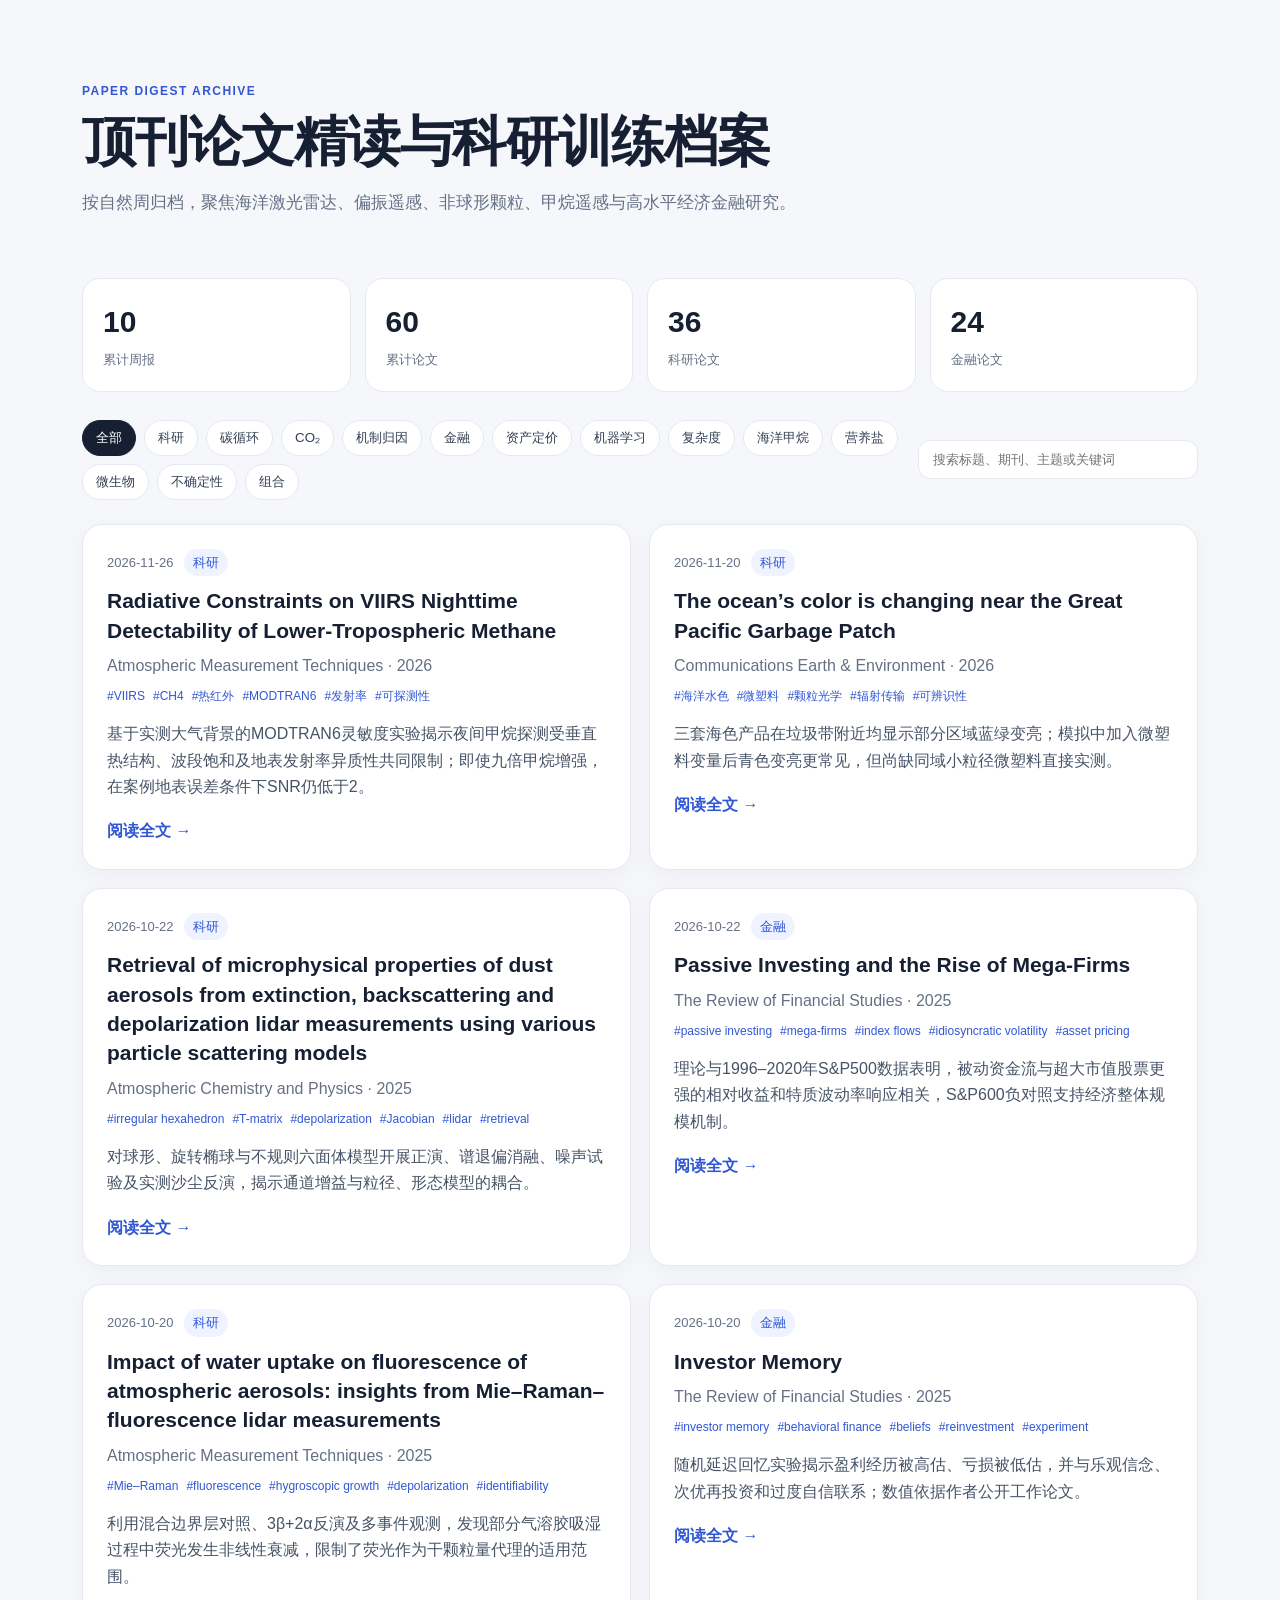
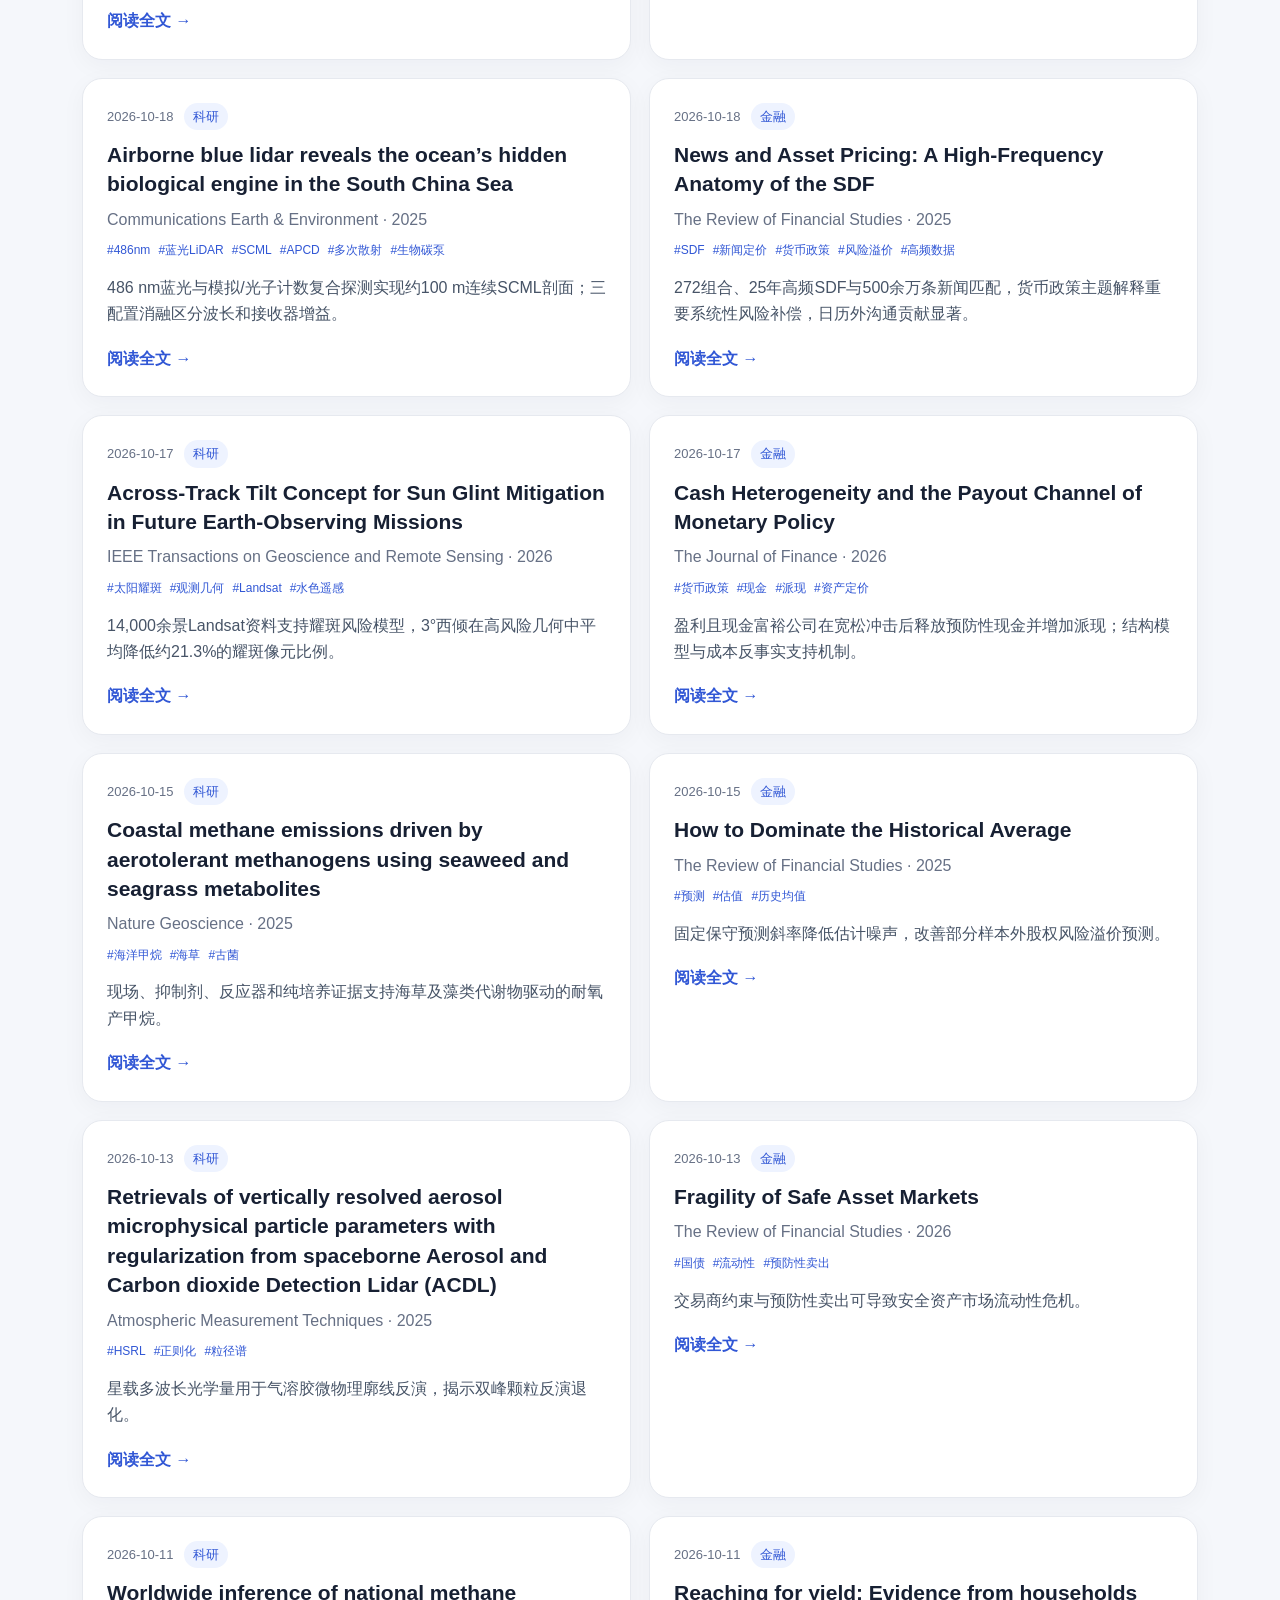
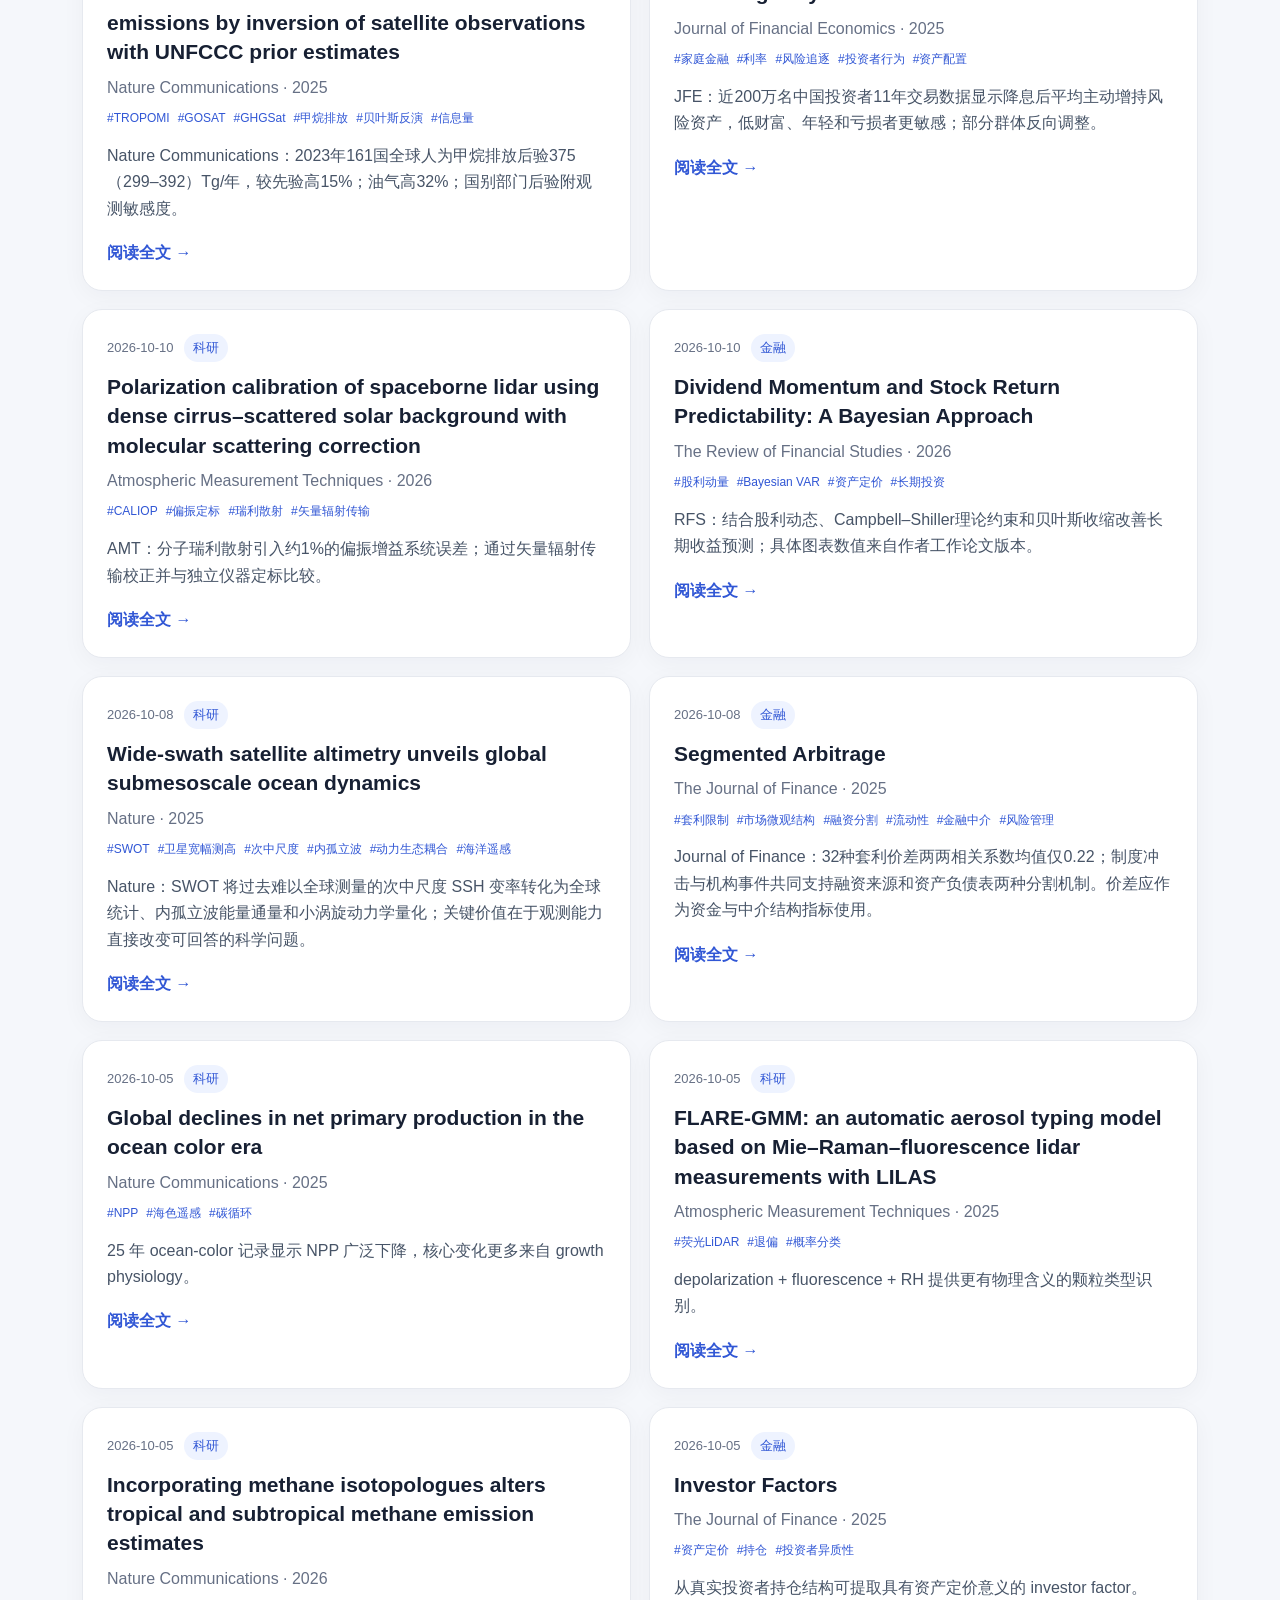
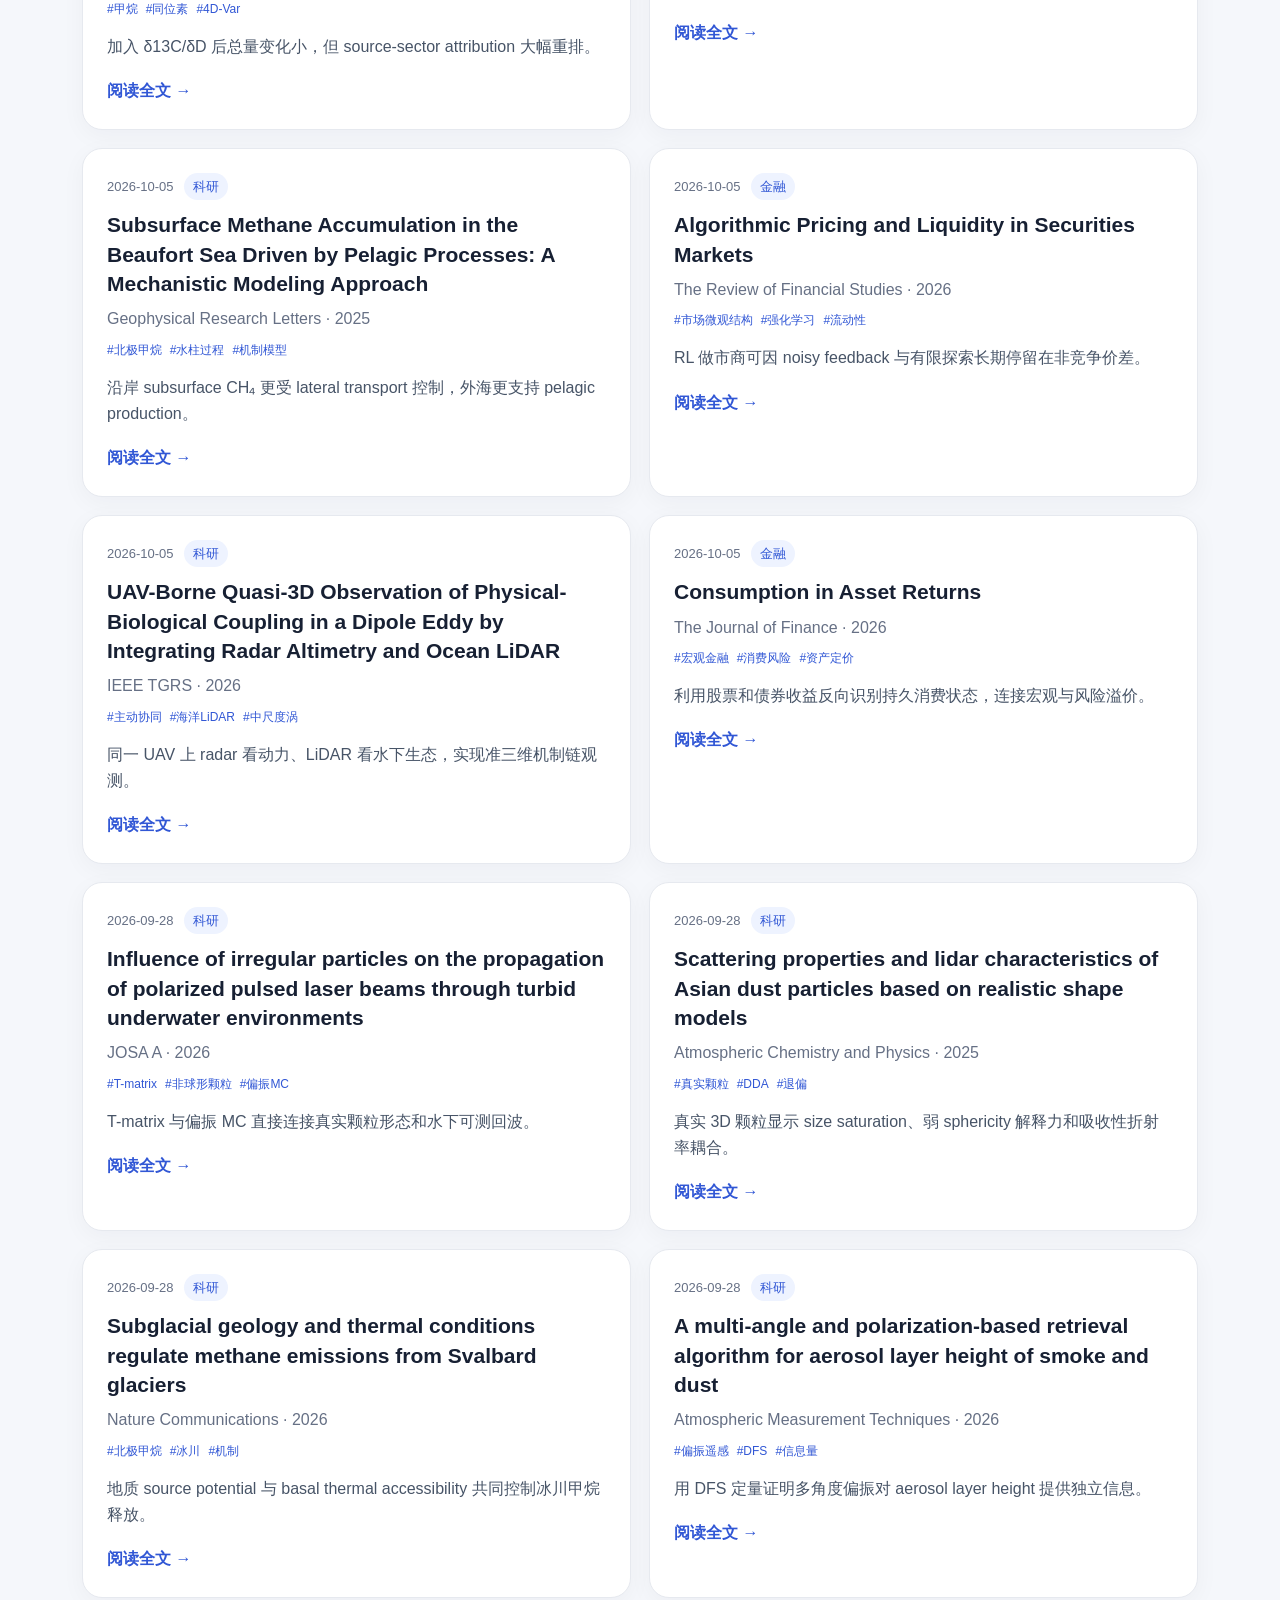
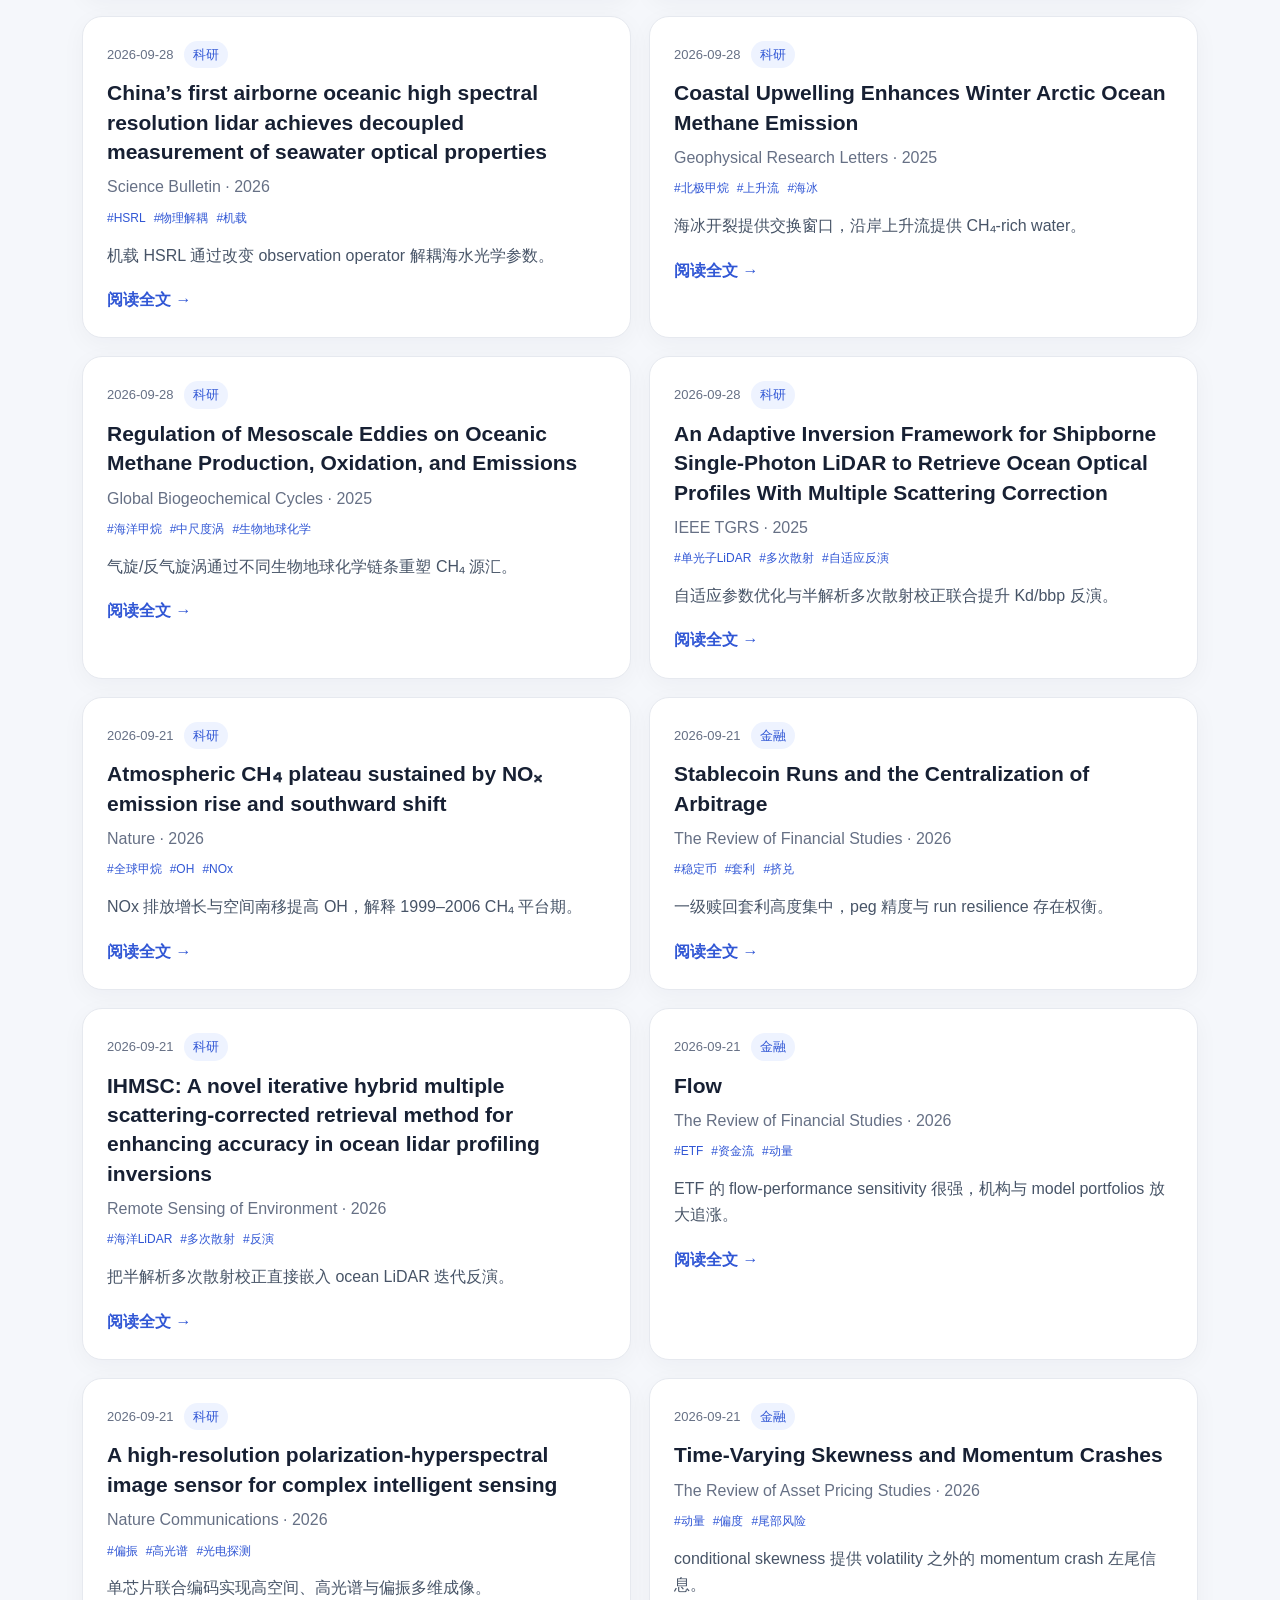
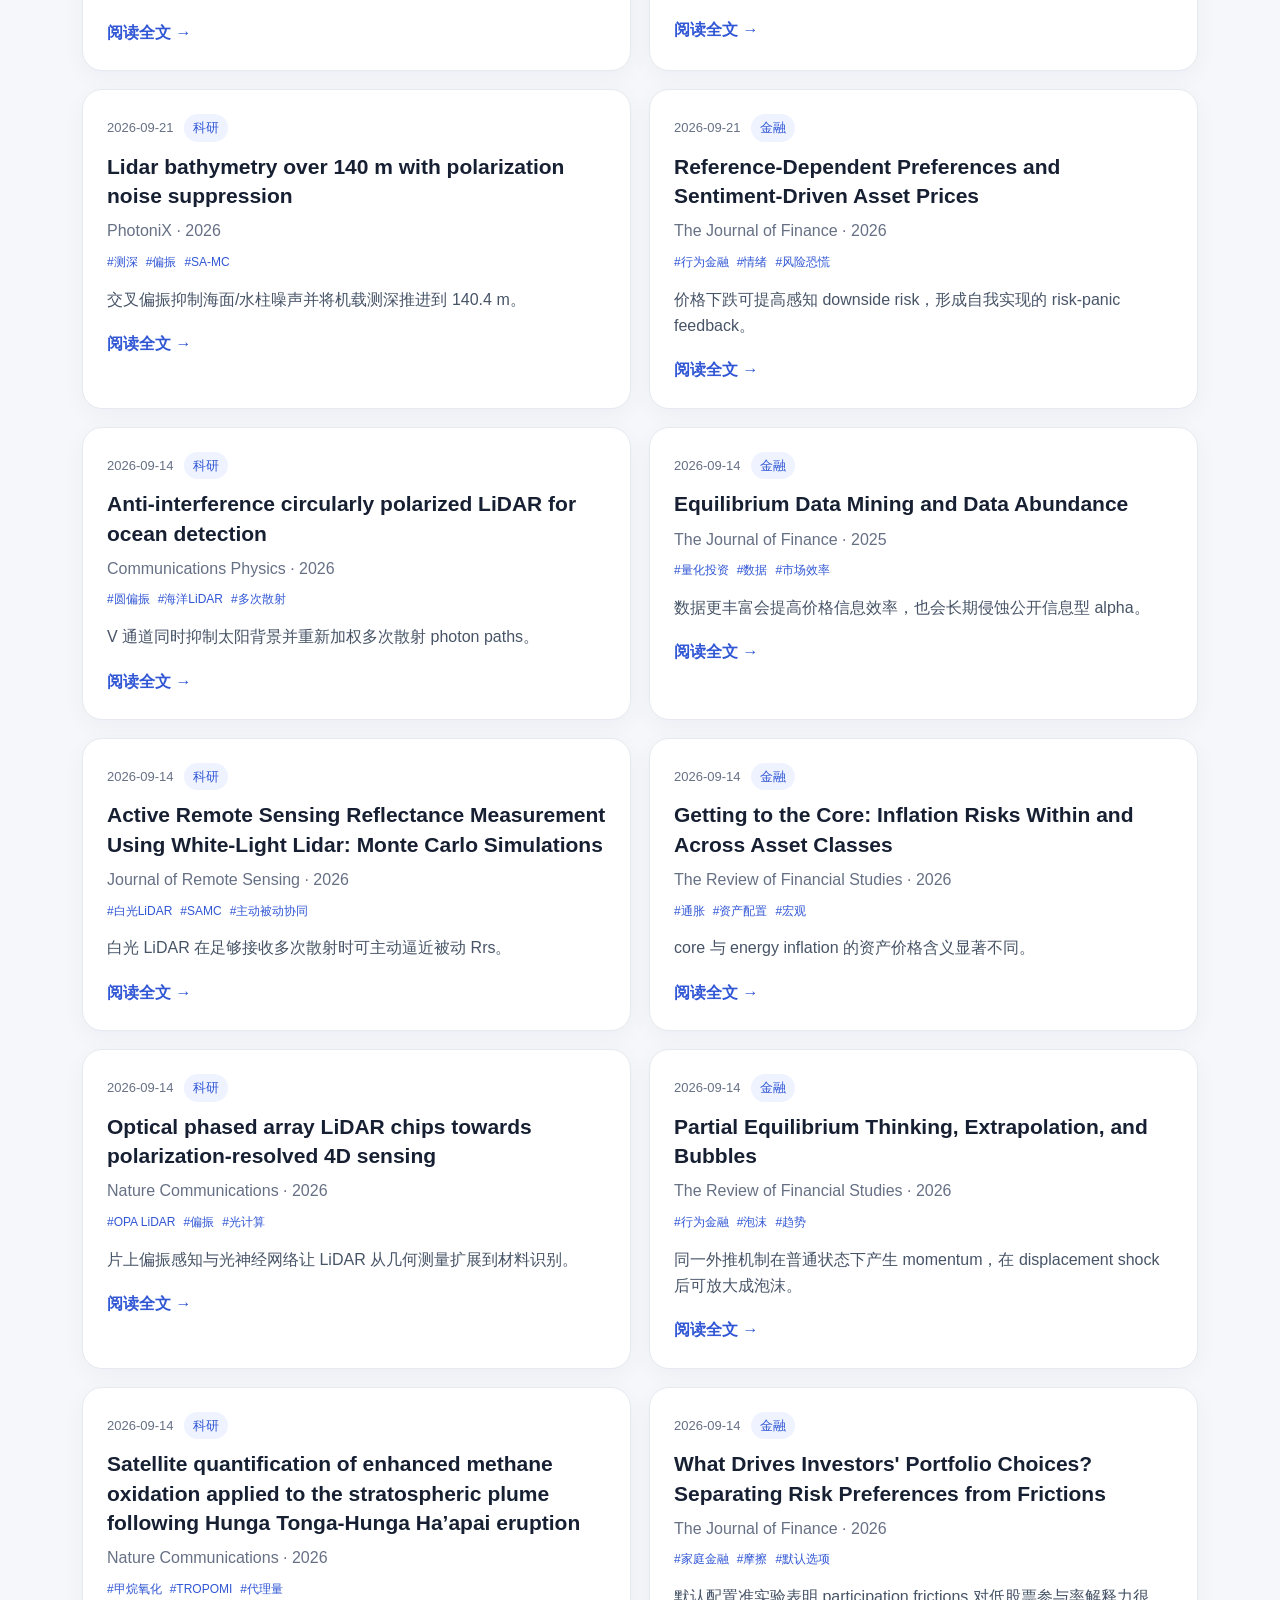
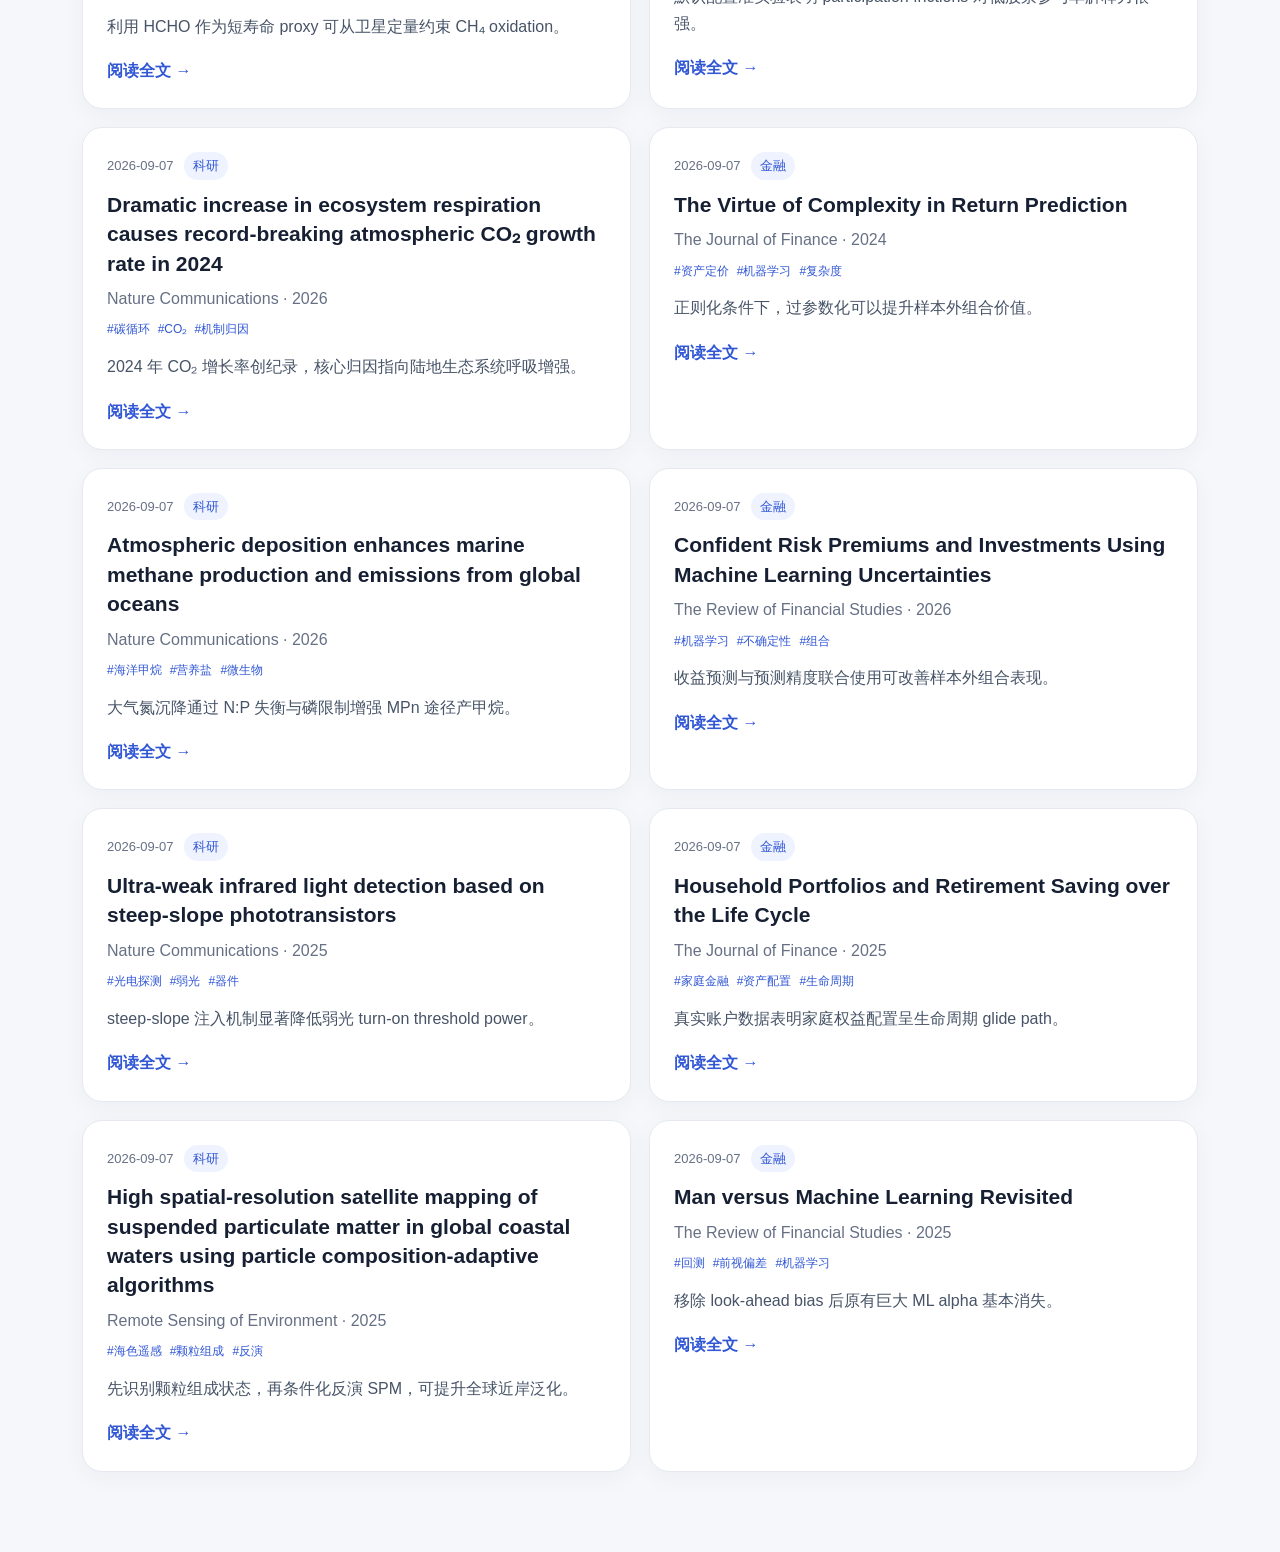
<file: index.html>
<!doctype html>
<html lang="zh-CN">
<head>
  <meta charset="utf-8">
  <meta name="viewport" content="width=device-width,initial-scale=1">
  <title>顶刊论文精读与科研训练档案</title>
  <meta name="description" content="海洋激光雷达、偏振遥感、甲烷与金融顶刊论文精读归档">
  <link rel="stylesheet" href="style.css">
</head>
<body>
  <main class="wrap">
    <header class="hero">
      <p class="eyebrow">PAPER DIGEST ARCHIVE</p>
      <h1>顶刊论文精读与科研训练档案</h1>
      <p class="sub">按自然周归档，聚焦海洋激光雷达、偏振遥感、非球形颗粒、甲烷遥感与高水平经济金融研究。</p>
    </header>

    <section class="stats" id="stats"></section>

    <section class="toolbar">
      <div id="filters" class="filters"></div>
      <input id="search" class="search" type="search" placeholder="搜索标题、期刊、主题或关键词">
    </section>

    <section id="archive" class="archive">
      <p class="loading">正在读取归档…</p>
    </section>
  </main>

<script>
const archiveEl = document.getElementById('archive');
const statsEl = document.getElementById('stats');
const filtersEl = document.getElementById('filters');
const searchEl = document.getElementById('search');
let data = [];
let active = '全部';

function esc(s=''){return String(s).replace(/[&<>"']/g,m=>({'&':'&amp;','<':'&lt;','>':'&gt;','"':'&quot;',"'":'&#039;'}[m]));}

function weeklyReportKey(url=''){
  return new URL(url, window.location.href).pathname;
}

function renderStats(items){
  const reports = new Set(items.map(x=>weeklyReportKey(x.report_url)).filter(Boolean)).size;
  const research = items.filter(x=>x.category==='科研').length;
  const finance = items.filter(x=>x.category==='金融').length;
  statsEl.innerHTML = [
    ['累计周报', reports],
    ['累计论文', items.length],
    ['科研论文', research],
    ['金融论文', finance]
  ].map(([k,v])=>'<div class="stat"><strong>'+v+'</strong><span>'+k+'</span></div>').join('');
}

function renderFilters(items){
  const tags = ['全部', ...new Set(items.flatMap(x=>[x.category, ...(x.keywords||[])].filter(Boolean)))];
  filtersEl.innerHTML = tags.slice(0,14).map(t=>'<button class="chip'+(t===active?' active':'')+'" data-tag="'+esc(t)+'">'+esc(t)+'</button>').join('');
  filtersEl.querySelectorAll('button').forEach(b=>b.onclick=()=>{active=b.dataset.tag; renderFilters(data); renderArchive();});
}

function renderArchive(){
  const q = searchEl.value.trim().toLowerCase();
  const items = data.filter(x=>{
    const hay=[x.title,x.journal,x.topic,(x.keywords||[]).join(' '),x.category,x.summary].join(' ').toLowerCase();
    const tagOk = active==='全部' || x.category===active || (x.keywords||[]).includes(active);
    return tagOk && (!q || hay.includes(q));
  }).sort((a,b)=>String(b.date).localeCompare(String(a.date)));

  if(!items.length){ archiveEl.innerHTML='<p class="empty">暂无匹配内容。</p>'; return; }

  archiveEl.innerHTML = items.map(x=>`
    <article class="card">
      <div class="meta">
        <time>${esc(x.date)}</time>
        <span class="badge">${esc(x.category||'科研')}</span>
      </div>
      <h2>${esc(x.title)}</h2>
      <p class="journal">${esc(x.journal||'')} ${x.year?'· '+esc(x.year):''}</p>
      <div class="tags">${(x.keywords||[]).map(k=>'<span>#'+esc(k)+'</span>').join('')}</div>
      <p class="summary">${esc(x.summary||x.topic||'')}</p>
      <a class="read" href="${esc(x.report_url||'#')}">阅读全文 →</a>
    </article>`).join('');
}

fetch('archive.json?ts='+Date.now())
  .then(r=>r.json())
  .then(json=>{
    data = Array.isArray(json) ? json : (json.items||[]);
    renderStats(data);
    renderFilters(data);
    renderArchive();
  })
  .catch(()=>{
    statsEl.innerHTML='';
    filtersEl.innerHTML='';
    archiveEl.innerHTML='<p class="empty">归档已初始化，首周报告生成后会显示在这里。</p>';
  });

searchEl.addEventListener('input', renderArchive);
</script>
</body>
</html>
</file>
<file: style.css>
:root{
  --bg:#f5f7fb; --panel:#fff; --text:#172033; --muted:#667085;
  --line:#e6e9ef; --accent:#3157d5; --soft:#eef3ff;
}
*{box-sizing:border-box}
body{margin:0;background:var(--bg);color:var(--text);font-family:-apple-system,BlinkMacSystemFont,"Segoe UI","PingFang SC","Microsoft YaHei",sans-serif;line-height:1.65}
.wrap{max-width:1160px;margin:0 auto;padding:48px 22px 80px}
.hero{padding:34px 0 26px}
.eyebrow{margin:0 0 8px;color:var(--accent);font-weight:700;letter-spacing:.12em;font-size:12px}
h1{font-size:clamp(32px,5vw,54px);line-height:1.15;margin:0 0 16px;letter-spacing:-.02em}
.sub{max-width:820px;color:var(--muted);font-size:17px}
.stats{display:grid;grid-template-columns:repeat(4,1fr);gap:14px;margin:18px 0 28px}
.stat{background:var(--panel);border:1px solid var(--line);border-radius:18px;padding:18px 20px}
.stat strong{display:block;font-size:30px}.stat span{color:var(--muted);font-size:13px}
.toolbar{display:flex;gap:14px;align-items:center;justify-content:space-between;margin:24px 0}
.filters{display:flex;gap:8px;flex-wrap:wrap}
.chip{border:1px solid var(--line);background:#fff;border-radius:999px;padding:8px 13px;cursor:pointer;color:#344054}
.chip.active{background:var(--text);color:#fff;border-color:var(--text)}
.search{min-width:280px;padding:11px 14px;border:1px solid var(--line);border-radius:12px;background:#fff}
.archive{display:grid;grid-template-columns:repeat(2,minmax(0,1fr));gap:18px}
.card{background:var(--panel);border:1px solid var(--line);border-radius:20px;padding:24px;box-shadow:0 6px 24px rgba(16,24,40,.04)}
.card h2{font-size:21px;line-height:1.4;margin:10px 0 8px}
.meta{display:flex;gap:10px;align-items:center;color:var(--muted);font-size:13px}
.badge{background:var(--soft);color:var(--accent);padding:3px 9px;border-radius:999px}
.journal{color:var(--muted);margin:0 0 8px}
.tags{display:flex;gap:8px;flex-wrap:wrap;font-size:12px;color:var(--accent)}
.summary{color:#475467;margin:14px 0 18px}
.read{font-weight:700;color:var(--accent);text-decoration:none}
.empty,.loading{color:var(--muted)}
.report{max-width:980px;margin:0 auto;background:#fff;border:1px solid var(--line);border-radius:22px;padding:34px}
.report h1{font-size:36px}.report h2{margin-top:36px}.report h3{margin-top:28px}
.toc{background:#f8faff;border:1px solid #e8edff;border-radius:16px;padding:18px 22px}
.note{background:#f8fafc;border-left:4px solid var(--accent);padding:14px 16px}
.back{display:inline-block;margin-bottom:18px;color:var(--accent);text-decoration:none;font-weight:700}
@media(max-width:820px){
  .stats{grid-template-columns:repeat(2,1fr)}
  .toolbar{align-items:stretch;flex-direction:column}
  .search{min-width:0;width:100%}
  .archive{grid-template-columns:1fr}
  .wrap{padding:28px 14px 60px}
  .report{padding:22px}
}
.deep-section{margin:28px 0}
.deep-section h3{font-size:18px;margin:0 0 10px;color:#26324b}
.deep-section p{margin:8px 0;color:#344054}
.deep-section ul{margin:8px 0 0 20px;padding:0;color:#344054}
.deep-section li{margin:7px 0}
.chain{background:#f8faff;border:1px solid #e8edff;border-radius:14px;padding:14px 16px;font-weight:600;color:#344054}
.takeaway{background:#f7fbf8;border-left:4px solid #2f855a;padding:14px 16px;margin:12px 0}
.caution{background:#fff8f1;border-left:4px solid #dd6b20;padding:14px 16px;margin:12px 0}
.invest{background:#f6f8ff;border-left:4px solid #5b5bd6;padding:14px 16px;margin:12px 0}
.paper-summary{font-size:16px;color:#475467;margin:10px 0 20px}
.paper hr{border:0;border-top:1px dashed var(--line);margin:28px 0}

.analysis-flow{margin:24px 0;padding:18px 20px;background:#fbfcff;border:1px solid #e7ebf3;border-radius:16px}
.analysis-flow h3{margin-top:0}
.step{margin:18px 0;padding-left:16px;border-left:3px solid #cfd7ea}
.step strong{display:block;margin-bottom:6px;color:#22304a}
.why-next{margin:8px 0;padding:9px 12px;background:#f6f8fc;border-radius:10px;color:#475467}
.formula-box{margin:16px 0;padding:18px 20px;background:#0f172a;color:#f8fafc;border-radius:14px;overflow-x:auto;text-align:center}
.formula-box .caption{display:block;margin-top:8px;color:#cbd5e1;font-size:13px;text-align:left}
.result-box{margin:16px 0;padding:14px 16px;border:1px solid #dbe4ff;border-radius:12px;background:#f7f9ff}
.logic-arrow{font-weight:700;letter-spacing:.02em;color:#3157d5}
.paper blockquote{margin:16px 0;padding:12px 16px;border-left:4px solid #94a3b8;background:#f8fafc;color:#334155}
mjx-container[jax="SVG"][display="true"]{margin:1em 0!important}


/* Inline article figures: responsive image, source and rights attribution */
.paper-figure{margin:20px 0 24px;border:1px solid #dfe6f1;border-radius:16px;overflow:hidden;background:#fff}
.paper-figure .figure-image-link{display:block;padding:12px;background:#f8fafc;text-align:center;line-height:0}
.paper-figure img{display:block;max-width:100%;width:auto;height:auto;max-height:640px;object-fit:contain;margin:0 auto;border-radius:8px}
.paper-figure figcaption{padding:14px 18px;color:#344054;font-size:14px;line-height:1.8}
.paper-figure figcaption strong{color:#172033}
.paper-figure .figure-source{margin-top:8px;color:#667085;font-size:12px;overflow-wrap:anywhere}
.paper-figure .figure-source a{color:#3157d5}
.paper-figure .figure-reading{margin-top:8px}
.paper-figure .figure-note{font-size:12px;color:#6b7280}
.figure-link-only{margin:18px 0;border:1px solid #dfe6f1;background:#f8fafc;border-radius:14px;padding:16px 18px}
.figure-link-only a{color:#3157d5;font-weight:650}
.figure-link-only p{margin:6px 0}
.paper-figure svg{max-width:100%;height:auto}
@media(max-width:820px){.paper-figure{margin:16px 0}.paper-figure .figure-image-link{padding:6px}.paper-figure figcaption{padding:12px 13px;font-size:13px}.paper-figure img{max-height:440px}}


/* Hierarchy inside chapter 3: nested evidence steps */
.analysis-flow>h3{font-size:20px;line-height:1.45;margin:0 0 14px;color:#172b50}
.analysis-flow>h4{font-size:17px;line-height:1.5;margin:27px 0 12px;color:#263d62;font-weight:700}
.analysis-flow>.chapter-intro{color:#475467;margin:8px 0 18px;line-height:1.8}
@media(max-width:820px){.analysis-flow>h3{font-size:19px}.analysis-flow>h4{font-size:16px}}
</file>
